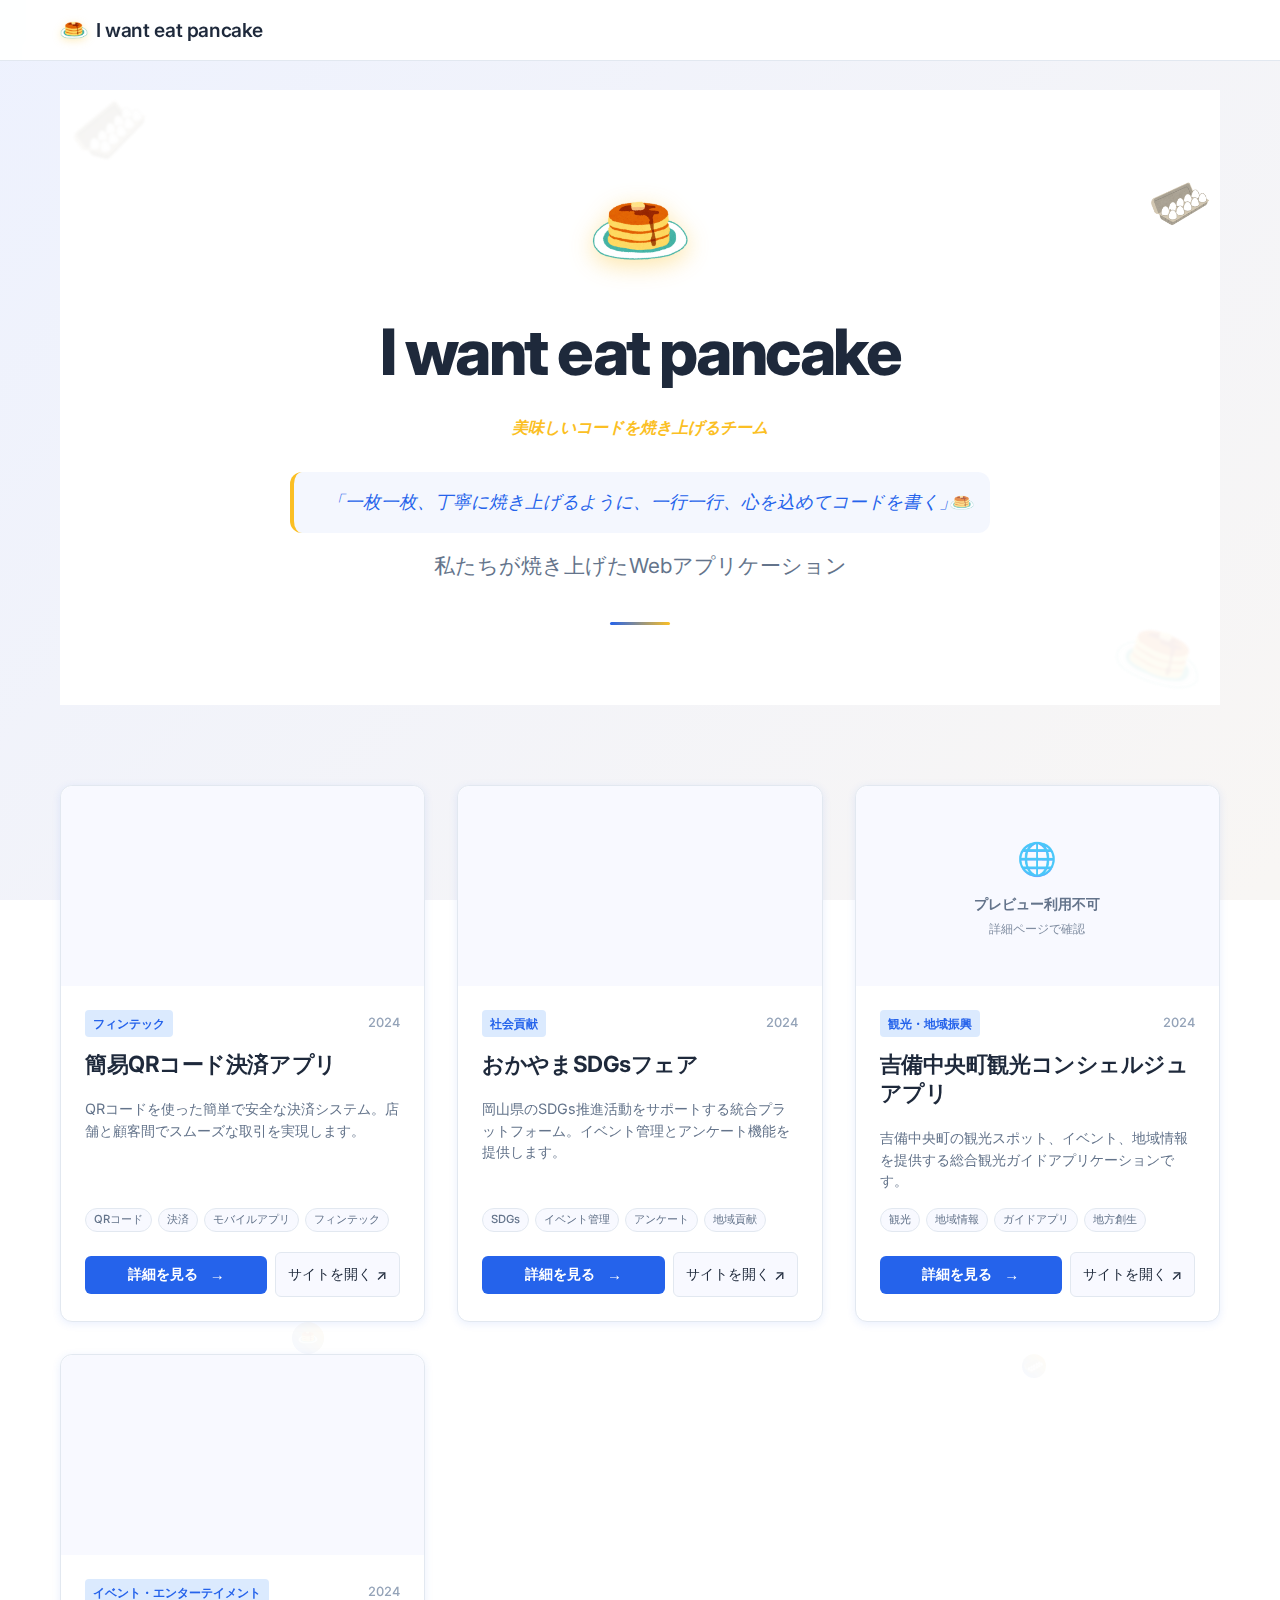
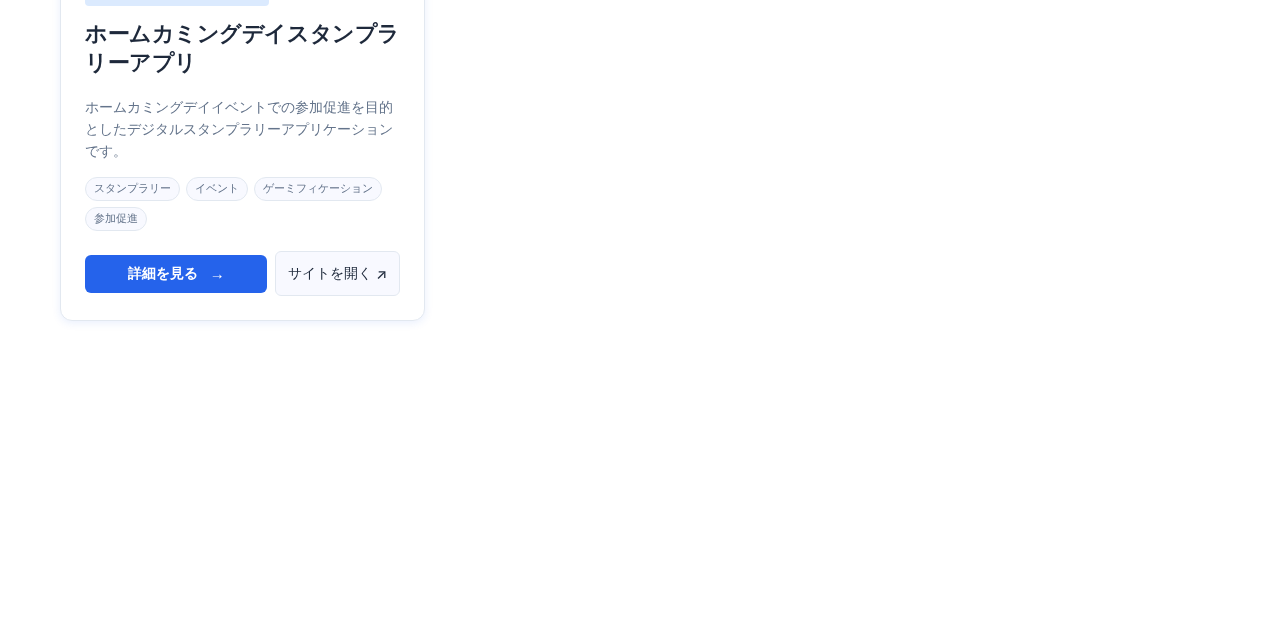
<file: index.html>
<!DOCTYPE html>
<html lang="ja">
<head>
    <meta charset="UTF-8">
    <meta name="viewport" content="width=device-width, initial-scale=1.0">
    <title>🥞 I want eat pancake - Portfolio</title>
    <link rel="preconnect" href="https://fonts.googleapis.com">
    <link rel="preconnect" href="https://fonts.gstatic.com" crossorigin>
    <link href="https://fonts.googleapis.com/css2?family=Inter:wght@300;400;500;600;700&display=swap" rel="stylesheet">
    <link rel="stylesheet" href="style.css">
</head>
<body>
    <div class="background-texture"></div>
    
    <div class="container">
        <nav class="nav-bar" id="navbar">
            <div class="nav-content">
                <a href="#" class="nav-logo" onclick="showHome()">
                    <img src="./data/sweets_pancake.png" alt="Pancake" class="logo-icon">
                    <span class="logo-text">I want eat pancake</span>
                </a>
                <button class="nav-toggle" onclick="toggleNav()">
                    <span></span>
                    <span></span>
                    <span></span>
                </button>
            </div>
        </nav>

        <!-- Home Page -->
        <div id="home-page" class="page-container active">
            <header class="header-clay">
                <div class="header-content">
                    <div class="team-brand">
                        <div class="pancake-hero">
                            <img src="./data/sweets_pancake.png" alt="Pancake Stack" class="pancake-main">
                            <img src="./data/tamago_pack.png" alt="Eggs" class="eggs-decoration">
                        </div>
                        <h1 class="title-clay">I want eat pancake</h1>
                        <p class="team-tagline">美味しいコードを焼き上げるチーム</p>
                    </div>
                    <div class="team-description">
                        <p class="team-motto">「一枚一枚、丁寧に焼き上げるように、一行一行、心を込めてコードを書く」</p>
                        <p class="subtitle-clay">私たちが焼き上げたWebアプリケーション</p>
                    </div>
                    <div class="header-decoration"></div>
                </div>
            </header>
            
            <main>
                <div id="projects" class="projects-grid">
                    <!-- Projects will be loaded here by JavaScript -->
                </div>
                
                <div class="floating-elements">
                    <div class="float-element float-1"></div>
                    <div class="float-element float-2"></div>
                    <div class="float-element float-3"></div>
                </div>
            </main>
        </div>

        <!-- Project Detail Page -->
        <div id="detail-page" class="page-container">
            <div class="detail-content">
                <button class="back-button" onclick="showHome()">
                    <span class="back-arrow">←</span>
                    <span>一覧に戻る</span>
                </button>
                
                <div id="project-detail" class="project-detail">
                    <!-- Project details will be loaded here -->
                </div>
            </div>
        </div>
        
        <footer class="footer-clay">
            <div class="footer-content">
                <div class="footer-brand">
                    <img src="./data/sweets_pancake.png" alt="Pancake" class="footer-logo">
                    <span class="footer-text">I want eat pancake</span>
                </div>
                <p>&copy; 2024 I want eat pancake - All rights reserved</p>
                <div class="footer-decoration"></div>
            </div>
        </footer>
    </div>
    
    <script src="script.js"></script>
</body>
</html>
</file>
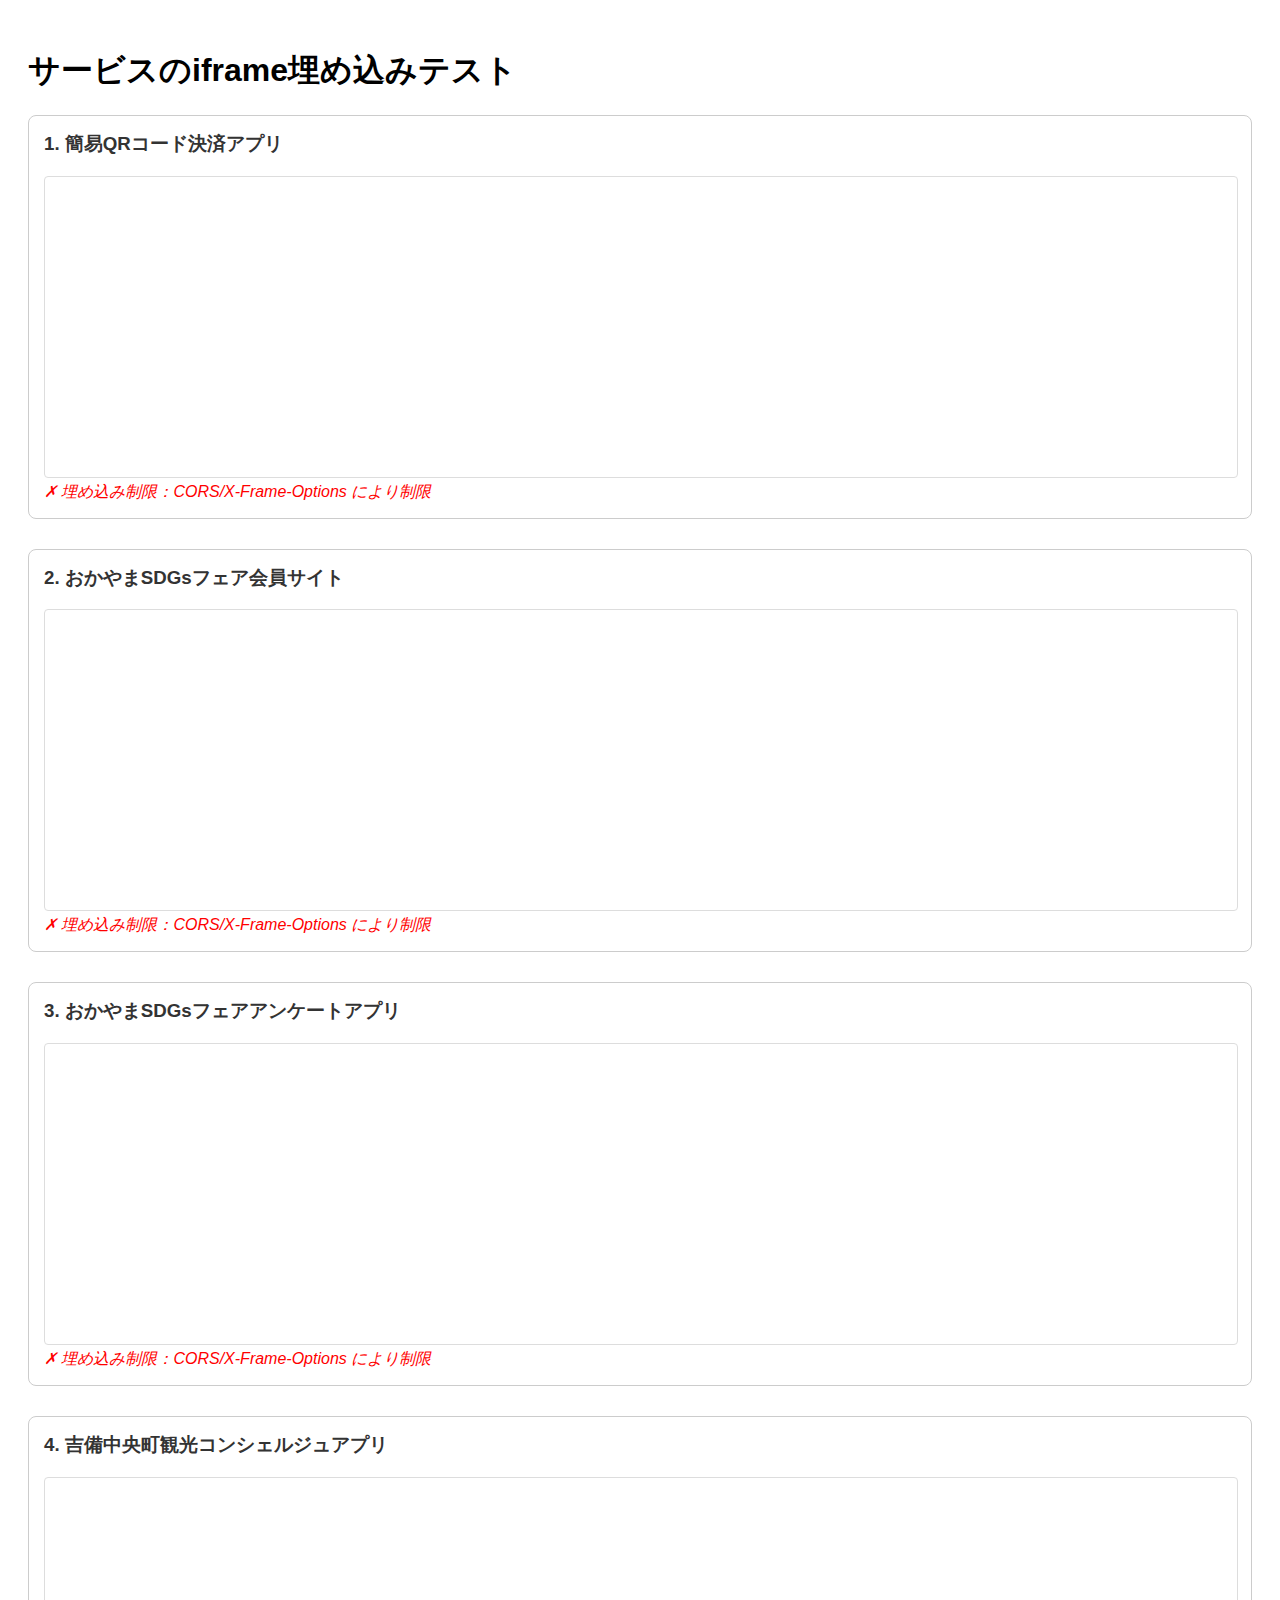
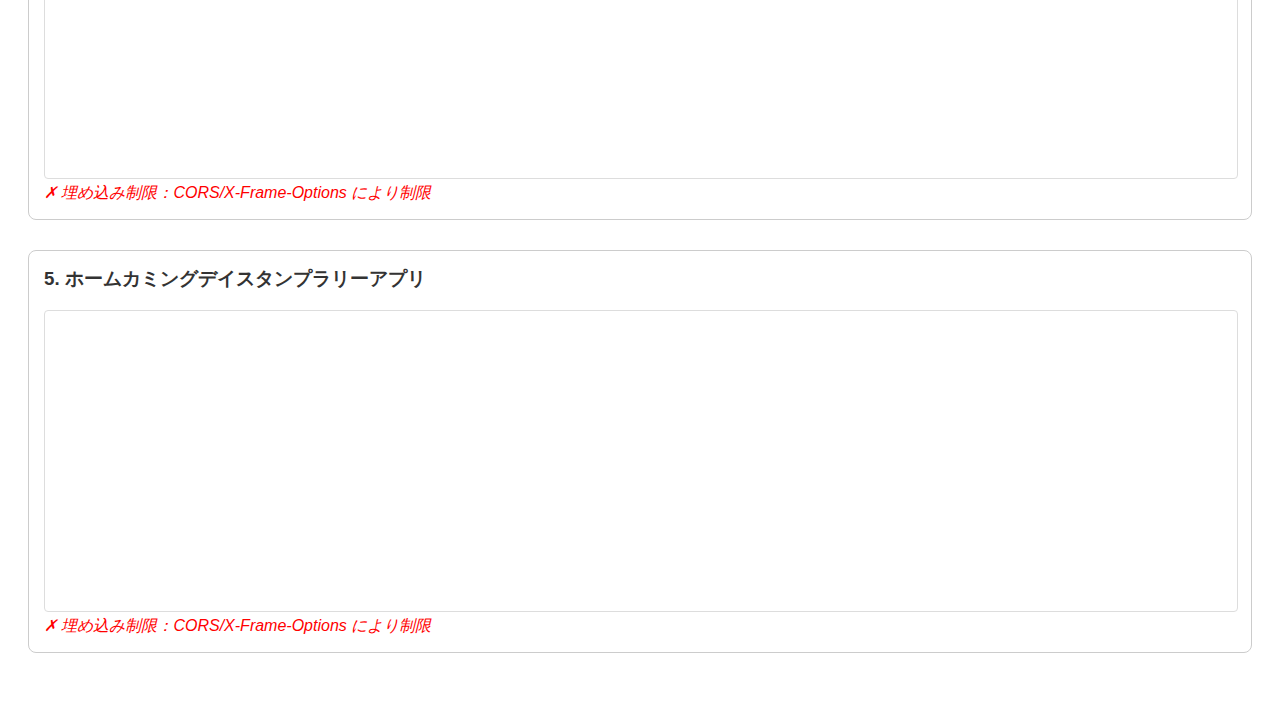
<file: test-iframe.html>
<!DOCTYPE html>
<html lang="ja">
<head>
    <meta charset="UTF-8">
    <meta name="viewport" content="width=device-width, initial-scale=1.0">
    <title>iframe テスト</title>
    <style>
        body {
            font-family: Arial, sans-serif;
            padding: 20px;
        }
        .test-container {
            margin-bottom: 30px;
            border: 1px solid #ccc;
            padding: 15px;
            border-radius: 8px;
        }
        .test-container h3 {
            margin-top: 0;
            color: #333;
        }
        iframe {
            width: 100%;
            height: 300px;
            border: 1px solid #ddd;
            border-radius: 4px;
        }
        .error {
            color: red;
            font-style: italic;
        }
        .success {
            color: green;
            font-weight: bold;
        }
    </style>
</head>
<body>
    <h1>サービスのiframe埋め込みテスト</h1>
    
    <div class="test-container">
        <h3>1. 簡易QRコード決済アプリ</h3>
        <iframe src="https://payleaf.vercel.app/" onload="showSuccess(this)" onerror="showError(this)"></iframe>
        <div class="result" id="result1"></div>
    </div>
    
    <div class="test-container">
        <h3>2. おかやまSDGsフェア会員サイト</h3>
        <iframe src="https://sdgsfair.vercel.app/" onload="showSuccess(this)" onerror="showError(this)"></iframe>
        <div class="result" id="result2"></div>
    </div>
    
    <div class="test-container">
        <h3>3. おかやまSDGsフェアアンケートアプリ</h3>
        <iframe src="https://sdgsfair-questions.vercel.app/" onload="showSuccess(this)" onerror="showError(this)"></iframe>
        <div class="result" id="result3"></div>
    </div>
    
    <div class="test-container">
        <h3>4. 吉備中央町観光コンシェルジュアプリ</h3>
        <iframe src="https://tourism-lemon.vercel.app/" onload="showSuccess(this)" onerror="showError(this)"></iframe>
        <div class="result" id="result4"></div>
    </div>
    
    <div class="test-container">
        <h3>5. ホームカミングデイスタンプラリーアプリ</h3>
        <iframe src="https://fes-stamp-flax.vercel.app/" onload="showSuccess(this)" onerror="showError(this)"></iframe>
        <div class="result" id="result5"></div>
    </div>

    <script>
        let resultCounter = 1;
        
        function showSuccess(iframe) {
            const resultDiv = document.getElementById('result' + resultCounter);
            try {
                // Try to access iframe content to check for X-Frame-Options
                const iframeDoc = iframe.contentDocument || iframe.contentWindow.document;
                if (iframeDoc) {
                    resultDiv.innerHTML = '<span class="success">✓ 埋め込み成功：プレビュー表示可能</span>';
                } else {
                    resultDiv.innerHTML = '<span class="error">✗ 埋め込み制限：Same-origin policyまたはX-Frame-Options</span>';
                }
            } catch (e) {
                // Cross-origin restriction
                if (iframe.src && iframe.src !== 'about:blank') {
                    resultDiv.innerHTML = '<span class="error">✗ 埋め込み制限：CORS/X-Frame-Options により制限</span>';
                } else {
                    resultDiv.innerHTML = '<span class="error">✗ 読み込みエラー</span>';
                }
            }
            resultCounter++;
        }
        
        function showError(iframe) {
            const resultDiv = document.getElementById('result' + resultCounter);
            resultDiv.innerHTML = '<span class="error">✗ 読み込みエラー：サイトにアクセスできません</span>';
            resultCounter++;
        }
        
        // Check after page load
        window.addEventListener('load', function() {
            setTimeout(() => {
                const iframes = document.querySelectorAll('iframe');
                iframes.forEach((iframe, index) => {
                    const resultDiv = document.getElementById('result' + (index + 1));
                    if (!resultDiv.innerHTML) {
                        try {
                            const iframeDoc = iframe.contentDocument || iframe.contentWindow.document;
                            if (iframeDoc && iframeDoc.body && iframeDoc.body.innerHTML) {
                                resultDiv.innerHTML = '<span class="success">✓ 埋め込み成功：プレビュー表示可能</span>';
                            } else {
                                resultDiv.innerHTML = '<span class="error">✗ 埋め込み制限：X-Frame-Options により制限</span>';
                            }
                        } catch (e) {
                            resultDiv.innerHTML = '<span class="error">✗ 埋め込み制限：Same-origin policy により制限</span>';
                        }
                    }
                });
            }, 3000);
        });
    </script>
</body>
</html>
</file>
<file: style.css>
:root {
    --primary-bg: #ffffff;
    --secondary-bg: #f8f9ff;
    --blue-primary: #2563eb;
    --blue-hover: #1d4ed8;
    --blue-light: #dbeafe;
    --yellow-primary: #fbbf24;
    --yellow-hover: #f59e0b;
    --yellow-light: #fef3c7;
    --text-primary: #1e293b;
    --text-secondary: #64748b;
    --text-light: #94a3b8;
    --border-color: #e2e8f0;
    --shadow-light: rgba(37, 99, 235, 0.1);
    --shadow-medium: rgba(37, 99, 235, 0.15);
    --shadow-strong: rgba(37, 99, 235, 0.2);
}

* {
    margin: 0;
    padding: 0;
    box-sizing: border-box;
}

body {
    font-family: 'Inter', -apple-system, BlinkMacSystemFont, 'Segoe UI', 'Roboto', 'Helvetica Neue', Arial, sans-serif;
    line-height: 1.6;
    color: var(--text-primary);
    background: var(--primary-bg);
    min-height: 100vh;
    position: relative;
    overflow-x: hidden;
    font-weight: 400;
}

.background-texture {
    position: fixed;
    top: 0;
    left: 0;
    width: 100%;
    height: 100%;
    background: 
        linear-gradient(135deg, rgba(37, 99, 235, 0.05) 0%, rgba(251, 191, 36, 0.05) 100%),
        var(--secondary-bg);
    pointer-events: none;
    z-index: -1;
}

.background-texture::before {
    content: '';
    position: absolute;
    top: 15%;
    right: 8%;
    width: 120px;
    height: 120px;
    background: url('./data/sweets_pancake.png') center/contain no-repeat;
    opacity: 0.04;
    transform: rotate(15deg);
    filter: blur(0.5px);
    animation: pancakeFloat 6s ease-in-out infinite;
}

.background-texture::after {
    content: '';
    position: absolute;
    bottom: 25%;
    left: 8%;
    width: 80px;
    height: 80px;
    background: url('./data/tamago_pack.png') center/contain no-repeat;
    opacity: 0.06;
    transform: rotate(-15deg);
    filter: blur(0.5px);
    animation: eggBounce 7s ease-in-out infinite;
}

.container {
    max-width: 1200px;
    margin: 0 auto;
    padding: 30px 20px;
    position: relative;
    z-index: 1;
}

/* Navigation */
.nav-bar {
    position: fixed;
    top: 0;
    left: 0;
    right: 0;
    background: rgba(255, 255, 255, 0.95);
    backdrop-filter: blur(10px);
    border-bottom: 1px solid var(--border-color);
    z-index: 1000;
    transition: all 0.3s ease;
}

.nav-content {
    max-width: 1200px;
    margin: 0 auto;
    padding: 0 20px;
    display: flex;
    align-items: center;
    justify-content: space-between;
    height: 60px;
}

.nav-logo {
    display: flex;
    align-items: center;
    gap: 8px;
    font-size: 1.2rem;
    font-weight: 700;
    color: var(--text-primary);
    text-decoration: none;
    transition: all 0.3s ease;
}

.nav-logo:hover {
    color: var(--blue-primary);
    transform: translateY(-1px);
}

.logo-icon {
    width: 28px;
    height: 28px;
    object-fit: contain;
    animation: pancakeFloat 3s ease-in-out infinite;
    filter: drop-shadow(0 2px 4px rgba(251, 191, 36, 0.3));
}

.logo-text {
    font-family: 'Inter', sans-serif;
    font-weight: 600;
    letter-spacing: -0.02em;
}

@keyframes pancakeFloat {
    0%, 100% { transform: translateY(0px) rotate(0deg); }
    50% { transform: translateY(-3px) rotate(2deg); }
}

.nav-toggle {
    display: none;
    flex-direction: column;
    background: none;
    border: none;
    cursor: pointer;
    padding: 5px;
}

.nav-toggle span {
    width: 20px;
    height: 2px;
    background: var(--text-primary);
    margin: 2px 0;
    transition: 0.3s;
}

/* Page containers */
.page-container {
    display: none;
    min-height: calc(100vh - 60px);
    padding-top: 60px;
    opacity: 0;
    transform: translateY(20px);
    transition: all 0.5s cubic-bezier(0.4, 0, 0.2, 1);
}

.page-container.active {
    display: block;
    opacity: 1;
    transform: translateY(0);
}

.page-container.loaded {
    opacity: 1;
    transform: translateY(0);
}

.header-clay {
    text-align: center;
    margin-bottom: 80px;
    padding: 80px 40px;
    background: var(--primary-bg);
    position: relative;
    overflow: hidden;
}

.header-clay::before {
    content: '';
    position: absolute;
    top: 10px;
    left: 10px;
    width: 80px;
    height: 60px;
    background: url('./data/tamago_pack.png') center/contain no-repeat;
    border-radius: 10px;
    opacity: 0.08;
    transform: rotate(-15deg);
    filter: blur(1px);
    z-index: 0;
}

.header-clay::after {
    content: '';
    position: absolute;
    bottom: 15px;
    right: 15px;
    width: 90px;
    height: 65px;
    background: url('./data/sweets_pancake.png') center/contain no-repeat;
    border-radius: 10px;
    opacity: 0.06;
    transform: rotate(20deg);
    filter: blur(1px);
    z-index: 0;
}

.header-content {
    position: relative;
    z-index: 2;
}

.team-brand {
    margin-bottom: 24px;
}

.pancake-hero {
    position: relative;
    display: flex;
    align-items: center;
    justify-content: center;
    margin-bottom: 24px;
    height: 120px;
}

.pancake-main {
    width: 100px;
    height: auto;
    object-fit: contain;
    animation: pancakeStack 4s ease-in-out infinite;
    filter: drop-shadow(0 6px 12px rgba(251, 191, 36, 0.4));
    z-index: 2;
}

.eggs-decoration {
    position: absolute;
    width: 60px;
    height: auto;
    object-fit: contain;
    right: -30px;
    top: 10px;
    animation: eggBounce 5s ease-in-out infinite;
    filter: drop-shadow(0 4px 8px rgba(255, 255, 255, 0.3));
    opacity: 0.8;
    z-index: 1;
}

@keyframes pancakeStack {
    0%, 100% { transform: scale(1) rotate(0deg); }
    25% { transform: scale(1.05) rotate(1deg); }
    50% { transform: scale(1.02) rotate(-1deg); }
    75% { transform: scale(1.08) rotate(0.5deg); }
}

@keyframes eggBounce {
    0%, 100% { transform: translateY(0px) rotate(0deg); }
    20% { transform: translateY(-8px) rotate(-2deg); }
    40% { transform: translateY(-4px) rotate(1deg); }
    60% { transform: translateY(-10px) rotate(-1deg); }
    80% { transform: translateY(-2px) rotate(2deg); }
}

.team-tagline {
    font-size: 1rem;
    color: var(--yellow-primary);
    font-weight: 600;
    margin-bottom: 0;
    font-style: italic;
}

.team-description {
    margin: 32px 0;
    max-width: 700px;
    margin-left: auto;
    margin-right: auto;
}

.team-motto {
    font-size: 1.1rem;
    color: var(--blue-primary);
    font-weight: 500;
    font-style: italic;
    margin-bottom: 16px;
    padding: 16px 24px;
    background: rgba(37, 99, 235, 0.05);
    border-radius: 12px;
    border-left: 4px solid var(--yellow-primary);
    position: relative;
}

.team-motto::before {
    content: '';
    position: absolute;
    right: 16px;
    top: 50%;
    transform: translateY(-50%);
    width: 24px;
    height: 24px;
    background: url('./data/sweets_pancake.png') center/contain no-repeat;
    opacity: 0.7;
}

.title-clay {
    font-size: clamp(2.5rem, 5vw, 4rem);
    font-weight: 800;
    margin-bottom: 24px;
    color: var(--text-primary);
    letter-spacing: -0.04em;
    line-height: 1.2;
}

.subtitle-clay {
    font-size: clamp(1.1rem, 2.5vw, 1.3rem);
    color: var(--text-secondary);
    font-weight: 400;
    margin-bottom: 40px;
    max-width: 600px;
    margin-left: auto;
    margin-right: auto;
}

.header-decoration {
    width: 60px;
    height: 3px;
    background: linear-gradient(90deg, var(--blue-primary), var(--yellow-primary));
    margin: 0 auto;
    border-radius: 2px;
}

.projects-grid {
    display: grid;
    grid-template-columns: repeat(auto-fit, minmax(320px, 1fr));
    gap: 32px;
    margin-bottom: 80px;
    position: relative;
}

.project-card {
    background: var(--primary-bg);
    border-radius: 12px;
    padding: 0;
    border: 1px solid var(--border-color);
    box-shadow: 0 2px 8px var(--shadow-light);
    transition: all 0.3s cubic-bezier(0.4, 0, 0.2, 1);
    position: relative;
    overflow: hidden;
    cursor: pointer;
    display: flex;
    flex-direction: column;
}

.project-content {
    padding: 24px;
    flex: 1;
    display: flex;
    flex-direction: column;
}

.project-meta {
    display: flex;
    justify-content: space-between;
    align-items: center;
    margin-bottom: 12px;
}

.project-category {
    background: var(--blue-light);
    color: var(--blue-primary);
    padding: 4px 8px;
    border-radius: 4px;
    font-size: 0.75rem;
    font-weight: 600;
}

.project-year {
    color: var(--text-light);
    font-size: 0.8rem;
    font-weight: 500;
}

.project-title {
    font-size: 1.3rem;
    font-weight: 700;
    color: var(--text-primary);
    margin-bottom: 8px;
    line-height: 1.3;
}

.project-description {
    color: var(--text-secondary);
    font-size: 0.9rem;
    line-height: 1.5;
    margin-bottom: 16px;
    flex: 1;
}

.project-tags {
    display: flex;
    flex-wrap: wrap;
    gap: 6px;
    margin-bottom: 20px;
}

.tag {
    background: var(--secondary-bg);
    color: var(--text-secondary);
    padding: 2px 8px;
    border-radius: 12px;
    font-size: 0.7rem;
    font-weight: 500;
    border: 1px solid var(--border-color);
}

.project-actions {
    display: flex;
    gap: 8px;
    align-items: center;
}

.btn-detail {
    background: var(--blue-primary);
    color: var(--primary-bg);
    border: none;
    padding: 10px 16px;
    border-radius: 6px;
    font-size: 0.85rem;
    font-weight: 600;
    cursor: pointer;
    transition: all 0.3s ease;
    display: flex;
    align-items: center;
    gap: 4px;
    flex: 1;
    justify-content: center;
}

.btn-detail:hover {
    background: var(--yellow-primary);
    color: var(--text-primary);
    transform: translateY(-1px);
}

.btn-external {
    background: var(--secondary-bg);
    color: var(--text-primary);
    text-decoration: none;
    padding: 10px 12px;
    border-radius: 6px;
    font-size: 0.85rem;
    font-weight: 500;
    transition: all 0.3s ease;
    display: flex;
    align-items: center;
    gap: 4px;
    border: 1px solid var(--border-color);
}

.btn-external:hover {
    background: var(--border-color);
    transform: translateY(-1px);
}

.external-icon {
    font-size: 0.9rem;
}

.project-preview {
    position: relative;
    width: 100%;
    height: 200px;
    overflow: hidden;
    border-radius: 12px 12px 0 0;
    background: var(--secondary-bg);
}

.project-preview iframe {
    width: 100%;
    height: 100%;
    border: none;
    pointer-events: none;
    transform: scale(0.7);
    transform-origin: top left;
    width: 142.86%;
    height: 142.86%;
}

.preview-overlay {
    position: absolute;
    top: 0;
    left: 0;
    right: 0;
    bottom: 0;
    background: rgba(37, 99, 235, 0.05);
    display: flex;
    align-items: flex-start;
    justify-content: space-between;
    padding: 12px;
    opacity: 0;
    transition: opacity 0.3s ease;
}

.project-preview:hover .preview-overlay {
    opacity: 1;
}

.preview-label {
    background: var(--blue-primary);
    color: var(--primary-bg);
    padding: 4px 8px;
    border-radius: 4px;
    font-size: 0.75rem;
    font-weight: 600;
}

.preview-fullscreen {
    background: var(--yellow-primary);
    color: var(--text-primary);
    border: none;
    padding: 6px;
    border-radius: 4px;
    cursor: pointer;
    font-size: 0.9rem;
    transition: all 0.2s ease;
}

.preview-fullscreen:hover {
    background: var(--yellow-hover);
    transform: scale(1.1);
}

.preview-blocked {
    background: var(--secondary-bg);
    display: flex;
    align-items: center;
    justify-content: center;
}

.preview-placeholder {
    text-align: center;
    color: var(--text-secondary);
}

.placeholder-icon {
    font-size: 2rem;
    margin-bottom: 8px;
    opacity: 0.7;
}

.placeholder-text {
    font-size: 0.9rem;
    font-weight: 600;
    margin-bottom: 4px;
}

.placeholder-subtext {
    font-size: 0.75rem;
    opacity: 0.8;
}

.project-card:hover {
    transform: translateY(-4px);
    box-shadow: 0 8px 32px var(--shadow-medium);
    border-color: var(--blue-primary);
    cursor: pointer;
}

.project-card h3 {
    font-size: 1.4rem;
    margin-bottom: 20px;
    color: var(--text-primary);
    font-weight: 700;
    position: relative;
    z-index: 2;
    letter-spacing: -0.02em;
    line-height: 1.3;
}

.project-links {
    display: flex;
    flex-direction: column;
    gap: 12px;
    position: relative;
    z-index: 2;
}

.project-link {
    display: inline-flex;
    align-items: center;
    justify-content: space-between;
    padding: 16px 20px;
    background: var(--blue-primary);
    color: var(--primary-bg);
    text-decoration: none;
    border-radius: 8px;
    transition: all 0.3s cubic-bezier(0.4, 0, 0.2, 1);
    font-size: 0.95rem;
    font-weight: 600;
    border: 2px solid var(--blue-primary);
    position: relative;
    overflow: hidden;
    cursor: pointer;
}

.project-link:hover {
    background: var(--yellow-primary);
    color: var(--text-primary);
    border-color: var(--yellow-primary);
    transform: translateX(6px) translateY(-2px);
    box-shadow: 0 4px 16px rgba(251, 191, 36, 0.3);
}

.link-arrow {
    display: inline-block;
    margin-left: 8px;
    transition: all 0.3s cubic-bezier(0.4, 0, 0.2, 1);
    font-weight: 600;
    font-size: 1.1em;
}

.project-link:hover .link-arrow,
.project-main-link:hover .link-arrow {
    transform: translateX(6px) scale(1.1);
}

.project-main-link {
    display: inline-flex;
    align-items: center;
    justify-content: space-between;
    padding: 16px 20px;
    background: var(--blue-primary);
    color: var(--primary-bg);
    text-decoration: none;
    border-radius: 8px;
    transition: all 0.3s cubic-bezier(0.4, 0, 0.2, 1);
    font-size: 1rem;
    font-weight: 600;
    border: 2px solid var(--blue-primary);
    position: relative;
    z-index: 2;
    overflow: hidden;
    cursor: pointer;
}

.project-main-link:hover {
    background: var(--yellow-primary);
    color: var(--text-primary);
    border-color: var(--yellow-primary);
    transform: translateX(6px) translateY(-2px);
    box-shadow: 0 4px 16px rgba(251, 191, 36, 0.3);
}

.single-project {
    background: var(--primary-bg);
    border-radius: 12px;
    padding: 0;
    border: 1px solid var(--border-color);
    box-shadow: 0 2px 8px var(--shadow-light);
    transition: all 0.3s cubic-bezier(0.4, 0, 0.2, 1);
    position: relative;
    overflow: hidden;
    cursor: pointer;
    margin-bottom: 24px;
    display: flex;
    flex-direction: column;
}

.single-project:hover {
    transform: translateY(-4px);
    box-shadow: 0 8px 32px var(--shadow-medium);
    border-color: var(--blue-primary);
}

.single-project h3 {
    font-size: 1.4rem;
    margin-bottom: 20px;
    color: var(--text-primary);
    font-weight: 700;
    position: relative;
    z-index: 2;
    letter-spacing: -0.02em;
    line-height: 1.3;
}

.error-message {
    text-align: center;
    padding: 48px;
    background: var(--secondary-bg);
    border-radius: 12px;
    border: 1px solid var(--border-color);
    color: var(--text-secondary);
    font-style: italic;
    font-size: 1rem;
}

.floating-elements {
    position: absolute;
    top: 0;
    left: 0;
    width: 100%;
    height: 100%;
    pointer-events: none;
    z-index: -1;
    opacity: 0.3;
}

.float-element {
    position: absolute;
    background: linear-gradient(45deg, var(--blue-primary), var(--yellow-primary));
    border-radius: 50%;
    animation: float 8s ease-in-out infinite;
    opacity: 0.15;
}

.float-element::before {
    content: '';
    position: absolute;
    top: 50%;
    left: 50%;
    transform: translate(-50%, -50%);
    width: 20px;
    height: 20px;
    background: url('./data/sweets_pancake.png') center/contain no-repeat;
    opacity: 0.8;
}

.float-element:nth-child(2)::before {
    background: url('./data/tamago_pack.png') center/contain no-repeat;
}

.float-1 {
    width: 40px;
    height: 40px;
    top: 15%;
    left: 10%;
    animation-delay: 0s;
}

.float-2 {
    width: 24px;
    height: 24px;
    top: 70%;
    right: 15%;
    animation-delay: 3s;
}

.float-3 {
    width: 32px;
    height: 32px;
    bottom: 30%;
    left: 20%;
    animation-delay: 6s;
}

@keyframes float {
    0%, 100% { transform: translateY(0px); }
    50% { transform: translateY(-16px); }
}

.footer-clay {
    text-align: center;
    padding: 60px 40px;
    margin-top: 80px;
    background: var(--secondary-bg);
    border-top: 1px solid var(--border-color);
    position: relative;
}

.footer-content {
    position: relative;
    z-index: 2;
}

.footer-brand {
    display: flex;
    align-items: center;
    justify-content: center;
    gap: 8px;
    margin-bottom: 12px;
}

.footer-logo {
    width: 24px;
    height: 24px;
    object-fit: contain;
    animation: pancakeFloat 3s ease-in-out infinite;
    filter: drop-shadow(0 2px 4px rgba(251, 191, 36, 0.3));
}

.footer-text {
    font-size: 1rem;
    font-weight: 600;
    color: var(--text-primary);
}

.footer-content p {
    color: var(--text-secondary);
    font-size: 0.85rem;
    margin-bottom: 16px;
    font-weight: 400;
}

.footer-decoration {
    width: 32px;
    height: 3px;
    background: linear-gradient(90deg, var(--blue-primary), var(--yellow-primary));
    margin: 0 auto;
    border-radius: 2px;
    opacity: 0.8;
}

/* Detail page styles */
.detail-content {
    max-width: 1000px;
    margin: 0 auto;
    padding: 20px;
}

.back-button {
    background: var(--secondary-bg);
    border: 1px solid var(--border-color);
    color: var(--text-primary);
    padding: 12px 20px;
    border-radius: 8px;
    font-size: 0.9rem;
    font-weight: 500;
    cursor: pointer;
    transition: all 0.3s ease;
    display: flex;
    align-items: center;
    gap: 8px;
    margin-bottom: 40px;
    text-decoration: none;
}

.back-button:hover {
    background: var(--blue-primary);
    color: var(--primary-bg);
    border-color: var(--blue-primary);
    transform: translateX(-4px);
}

.back-arrow {
    font-size: 1.1rem;
    transition: transform 0.3s ease;
}

.back-button:hover .back-arrow {
    transform: translateX(-2px);
}

.detail-hero {
    display: grid;
    grid-template-columns: 1fr 1fr;
    gap: 40px;
    margin-bottom: 60px;
    align-items: start;
}

.detail-preview {
    position: relative;
    width: 100%;
    height: 300px;
    border-radius: 12px;
    overflow: hidden;
    background: var(--secondary-bg);
    border: 1px solid var(--border-color);
}

.detail-preview iframe {
    width: 100%;
    height: 100%;
    border: none;
}

.detail-placeholder {
    width: 100%;
    height: 100%;
    display: flex;
    flex-direction: column;
    align-items: center;
    justify-content: center;
    color: var(--text-secondary);
}

.detail-placeholder .placeholder-icon {
    font-size: 3rem;
    margin-bottom: 16px;
    opacity: 0.7;
}

.detail-placeholder .placeholder-text {
    font-size: 1.1rem;
    font-weight: 600;
}

.detail-info {
    padding-left: 20px;
}

.detail-meta {
    display: flex;
    gap: 12px;
    align-items: center;
    margin-bottom: 16px;
}

.detail-category {
    background: var(--blue-light);
    color: var(--blue-primary);
    padding: 6px 12px;
    border-radius: 6px;
    font-size: 0.8rem;
    font-weight: 600;
}

.detail-year {
    background: var(--secondary-bg);
    color: var(--text-secondary);
    padding: 6px 12px;
    border-radius: 6px;
    font-size: 0.8rem;
    font-weight: 500;
    border: 1px solid var(--border-color);
}

.detail-status {
    padding: 6px 12px;
    border-radius: 6px;
    font-size: 0.8rem;
    font-weight: 600;
}

.status-active {
    background: var(--yellow-light);
    color: var(--yellow-hover);
}

.status-inactive {
    background: var(--secondary-bg);
    color: var(--text-light);
    border: 1px solid var(--border-color);
}

.detail-title {
    font-size: 2.2rem;
    font-weight: 800;
    color: var(--text-primary);
    margin-bottom: 8px;
    line-height: 1.2;
}

.detail-subtitle {
    font-size: 1.1rem;
    color: var(--blue-primary);
    font-weight: 600;
    margin-bottom: 16px;
}

.detail-description {
    font-size: 1rem;
    color: var(--text-secondary);
    line-height: 1.6;
    margin-bottom: 24px;
}

.detail-links {
    display: flex;
    gap: 12px;
    flex-wrap: wrap;
}

.btn-primary {
    background: var(--blue-primary);
    color: var(--primary-bg);
    text-decoration: none;
    padding: 14px 24px;
    border-radius: 8px;
    font-size: 1rem;
    font-weight: 600;
    transition: all 0.3s ease;
    display: flex;
    align-items: center;
    gap: 8px;
}

.btn-primary:hover {
    background: var(--yellow-primary);
    color: var(--text-primary);
    transform: translateY(-2px);
    box-shadow: 0 4px 16px rgba(251, 191, 36, 0.3);
}

.btn-secondary {
    background: var(--secondary-bg);
    color: var(--text-primary);
    text-decoration: none;
    padding: 14px 20px;
    border-radius: 8px;
    font-size: 0.9rem;
    font-weight: 500;
    transition: all 0.3s ease;
    display: flex;
    align-items: center;
    gap: 6px;
    border: 1px solid var(--border-color);
}

.btn-secondary:hover {
    background: var(--border-color);
    transform: translateY(-1px);
}

.detail-sections {
    display: flex;
    flex-direction: column;
    gap: 40px;
}

.detail-section {
    background: var(--primary-bg);
    border-radius: 12px;
    padding: 32px;
    border: 1px solid var(--border-color);
    box-shadow: 0 2px 8px var(--shadow-light);
}

.detail-section h2 {
    font-size: 1.4rem;
    font-weight: 700;
    color: var(--text-primary);
    margin-bottom: 20px;
    padding-bottom: 8px;
    border-bottom: 2px solid var(--blue-primary);
}

.section-content {
    color: var(--text-secondary);
    line-height: 1.6;
}

.overview-grid {
    display: grid;
    grid-template-columns: 1fr 1fr;
    gap: 32px;
}

.overview-item h4 {
    color: var(--text-primary);
    font-size: 1rem;
    font-weight: 600;
    margin-bottom: 12px;
}

.tech-list {
    display: flex;
    flex-wrap: wrap;
    gap: 8px;
}

.tech-item {
    background: var(--blue-light);
    color: var(--blue-primary);
    padding: 6px 12px;
    border-radius: 16px;
    font-size: 0.8rem;
    font-weight: 600;
}

.feature-list {
    list-style: none;
    padding: 0;
}

.feature-list li {
    padding: 6px 0;
    position: relative;
    padding-left: 20px;
}

.feature-list li::before {
    content: '✓';
    position: absolute;
    left: 0;
    color: var(--blue-primary);
    font-weight: bold;
}

.challenge-solution {
    display: grid;
    grid-template-columns: 1fr 1fr;
    gap: 32px;
}

.challenge h4,
.solution h4 {
    color: var(--text-primary);
    font-size: 1rem;
    font-weight: 600;
    margin-bottom: 12px;
}

.challenge h4 {
    color: var(--yellow-hover);
}

.solution h4 {
    color: var(--blue-primary);
}

.detail-tags {
    display: flex;
    flex-wrap: wrap;
    gap: 8px;
}

.detail-tag {
    background: var(--secondary-bg);
    color: var(--text-secondary);
    padding: 8px 16px;
    border-radius: 20px;
    font-size: 0.8rem;
    font-weight: 500;
    border: 1px solid var(--border-color);
}

@media (max-width: 768px) {
    .container {
        padding: 24px 16px;
    }
    
    .header-clay {
        padding: 60px 24px;
        margin-bottom: 60px;
    }
    
    .projects-grid {
        grid-template-columns: 1fr;
        gap: 24px;
        margin-bottom: 60px;
    }
    
    .project-content {
        padding: 20px;
    }
    
    .project-preview {
        height: 160px;
    }
    
    .float-1,
    .float-2,
    .float-3 {
        display: none;
    }
    
    .footer-clay {
        padding: 48px 24px;
        margin-top: 60px;
    }
    
    .background-texture::before,
    .background-texture::after {
        display: none;
    }
    
    .detail-hero {
        grid-template-columns: 1fr;
        gap: 24px;
    }
    
    .detail-info {
        padding-left: 0;
    }
    
    .detail-preview {
        height: 200px;
    }
    
    .overview-grid {
        grid-template-columns: 1fr;
        gap: 24px;
    }
    
    .challenge-solution {
        grid-template-columns: 1fr;
        gap: 24px;
    }
    
    .detail-section {
        padding: 24px;
    }
    
    .detail-content {
        padding: 16px;
    }
}

@media (max-width: 480px) {
    .container {
        padding: 20px 12px;
    }
    
    .project-content {
        padding: 16px;
    }
    
    .project-preview {
        height: 140px;
    }
    
    .header-clay {
        padding: 48px 20px;
    }
    
    .project-link,
    .project-main-link {
        padding: 14px 16px;
        font-size: 0.9rem;
    }
    
    .projects-grid {
        gap: 20px;
    }
    
    .header-clay::before,
    .header-clay::after {
        width: 50px;
        height: 35px;
        opacity: 0.03;
    }
    
    .preview-label {
        font-size: 0.7rem;
        padding: 3px 6px;
    }
    
    .preview-fullscreen {
        padding: 4px;
        font-size: 0.8rem;
    }
}
</file>
